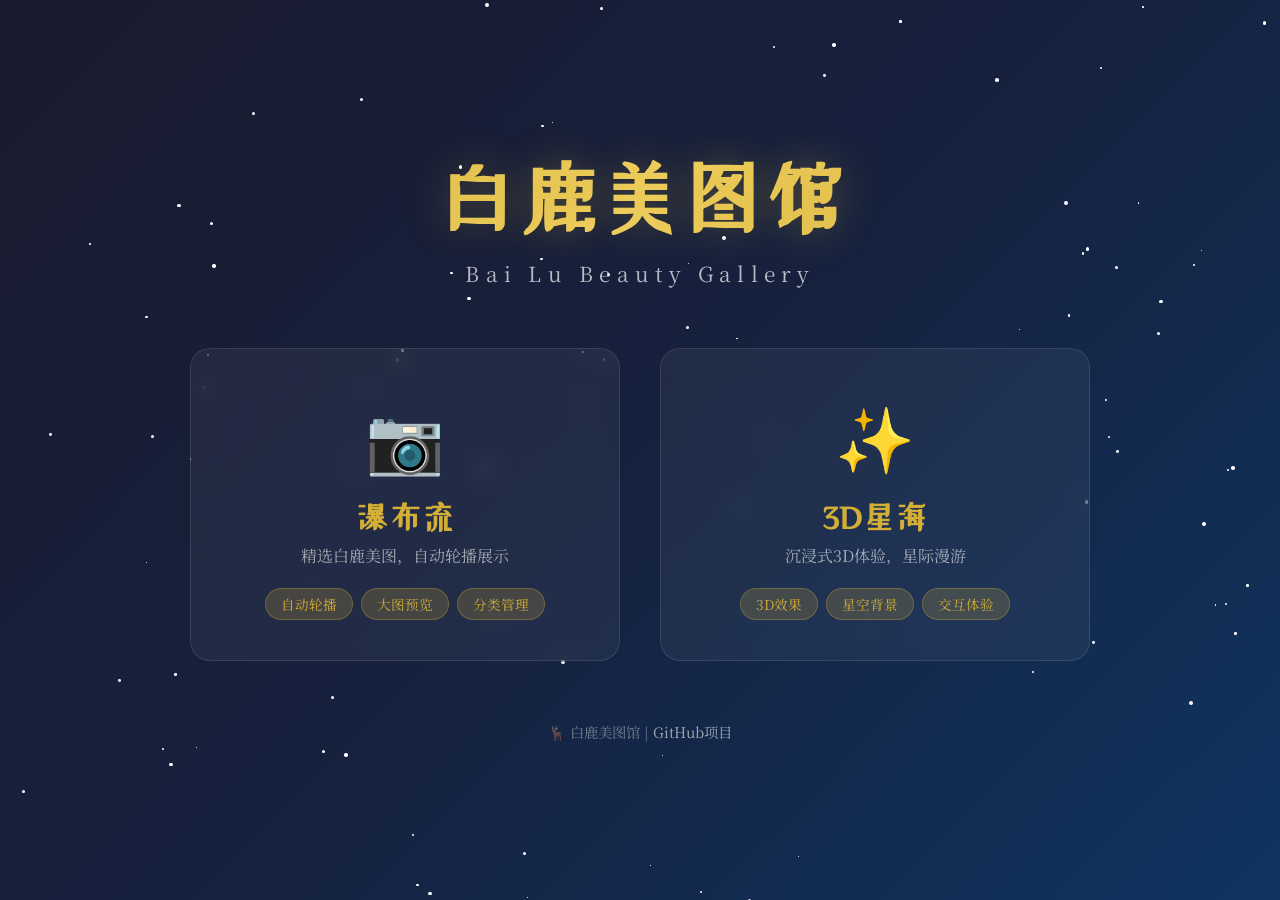
<file: index.html>
<!DOCTYPE html>
<html lang="zh-CN">
<head>
    <meta charset="UTF-8">
    <meta name="viewport" content="width=device-width, initial-scale=1.0">
    <title>白鹿美图馆 | Bai Lu Beauty Gallery</title>
    <link href="https://fonts.googleapis.com/css2?family=ZCOOL+XiaoWei&family=Noto+Serif+SC:wght@300;400;600&display=swap" rel="stylesheet">
    <style>
        * {
            margin: 0;
            padding: 0;
            box-sizing: border-box;
        }

        body {
            font-family: 'Noto Serif SC', serif;
            background: linear-gradient(135deg, #1a1a2e 0%, #16213e 50%, #0f3460 100%);
            min-height: 100vh;
            display: flex;
            flex-direction: column;
            align-items: center;
            justify-content: center;
            padding: 20px;
            color: #fff;
            position: relative;
            overflow: hidden;
        }

        /* 背景星星效果 */
        .stars {
            position: fixed;
            top: 0;
            left: 0;
            width: 100%;
            height: 100%;
            pointer-events: none;
            z-index: 0;
        }

        .star {
            position: absolute;
            background: white;
            border-radius: 50%;
            animation: twinkle 2s infinite ease-in-out;
        }

        @keyframes twinkle {
            0%, 100% { opacity: 0.3; }
            50% { opacity: 1; }
        }

        .container {
            position: relative;
            z-index: 1;
            max-width: 1200px;
            width: 100%;
            text-align: center;
        }

        .header {
            margin-bottom: 60px;
            animation: fadeInDown 1s ease-out;
        }

        .title {
            font-family: 'ZCOOL XiaoWei', serif;
            font-size: clamp(3rem, 8vw, 5rem);
            margin-bottom: 20px;
            background: linear-gradient(135deg, #d4af37 0%, #f0d060 50%, #d4af37 100%);
            -webkit-background-clip: text;
            -webkit-text-fill-color: transparent;
            background-clip: text;
            text-shadow: 0 0 40px rgba(212, 175, 55, 0.3);
        }

        .subtitle {
            font-size: clamp(1rem, 2vw, 1.3rem);
            color: rgba(255, 255, 255, 0.7);
            letter-spacing: 0.3em;
        }

        .gallery-grid {
            display: grid;
            grid-template-columns: repeat(auto-fit, minmax(300px, 1fr));
            gap: 40px;
            max-width: 900px;
            margin: 0 auto;
        }

        .gallery-card {
            background: rgba(255, 255, 255, 0.05);
            backdrop-filter: blur(10px);
            border: 1px solid rgba(255, 255, 255, 0.1);
            border-radius: 20px;
            padding: 40px 30px;
            text-decoration: none;
            color: #fff;
            transition: all 0.4s ease;
            cursor: pointer;
            animation: fadeInUp 0.8s ease-out;
        }

        .gallery-card:hover {
            transform: translateY(-10px) scale(1.02);
            background: rgba(255, 255, 255, 0.1);
            border-color: rgba(212, 175, 55, 0.5);
            box-shadow: 0 20px 60px rgba(212, 175, 55, 0.3);
        }

        .gallery-icon {
            font-size: 4rem;
            margin-bottom: 20px;
            display: block;
            animation: float 3s ease-in-out infinite;
        }

        .gallery-card:nth-child(2) .gallery-icon {
            animation-delay: 1.5s;
        }

        @keyframes float {
            0%, 100% { transform: translateY(0); }
            50% { transform: translateY(-10px); }
        }

        .gallery-title {
            font-family: 'ZCOOL XiaoWei', serif;
            font-size: 2rem;
            margin-bottom: 10px;
            color: #d4af37;
        }

        .gallery-desc {
            font-size: 1rem;
            color: rgba(255, 255, 255, 0.6);
            margin-bottom: 20px;
            line-height: 1.6;
        }

        .gallery-tags {
            display: flex;
            gap: 8px;
            flex-wrap: wrap;
            justify-content: center;
        }

        .tag {
            background: rgba(212, 175, 55, 0.2);
            border: 1px solid rgba(212, 175, 55, 0.3);
            color: #d4af37;
            padding: 5px 15px;
            border-radius: 20px;
            font-size: 0.85rem;
        }

        .footer {
            margin-top: 60px;
            color: rgba(255, 255, 255, 0.4);
            font-size: 0.9rem;
            animation: fadeIn 1.2s ease-out;
        }

        .footer a {
            color: rgba(255, 255, 255, 0.6);
            text-decoration: none;
            transition: color 0.3s;
        }

        .footer a:hover {
            color: #d4af37;
        }

        /* 动画 */
        @keyframes fadeInDown {
            from {
                opacity: 0;
                transform: translateY(-30px);
            }
            to {
                opacity: 1;
                transform: translateY(0);
            }
        }

        @keyframes fadeInUp {
            from {
                opacity: 0;
                transform: translateY(30px);
            }
            to {
                opacity: 1;
                transform: translateY(0);
            }
        }

        @keyframes fadeIn {
            from { opacity: 0; }
            to { opacity: 1; }
        }

        /* 响应式设计 */
        @media (max-width: 768px) {
            .gallery-grid {
                grid-template-columns: 1fr;
                gap: 30px;
            }

            .gallery-card {
                padding: 30px 20px;
            }

            .gallery-icon {
                font-size: 3rem;
            }

            .gallery-title {
                font-size: 1.5rem;
            }
        }
    </style>
</head>
<body>
    <!-- 背景星星 -->
    <div class="stars" id="stars"></div>

    <div class="container">
        <div class="header">
            <h1 class="title">白鹿美图馆</h1>
            <p class="subtitle">Bai Lu Beauty Gallery</p>
        </div>

        <div class="gallery-grid">
            <a href="photo-wall/" class="gallery-card">
                <span class="gallery-icon">📷</span>
                <h2 class="gallery-title">瀑布流</h2>
                <p class="gallery-desc">精选白鹿美图，自动轮播展示</p>
                <div class="gallery-tags">
                    <span class="tag">自动轮播</span>
                    <span class="tag">大图预览</span>
                    <span class="tag">分类管理</span>
                </div>
            </a>

            <a href="photo-wall-3d/" class="gallery-card">
                <span class="gallery-icon">✨</span>
                <h2 class="gallery-title">3D星海</h2>
                <p class="gallery-desc">沉浸式3D体验，星际漫游</p>
                <div class="gallery-tags">
                    <span class="tag">3D效果</span>
                    <span class="tag">星空背景</span>
                    <span class="tag">交互体验</span>
                </div>
            </a>
        </div>

        <div class="footer">
            <p>🦌 白鹿美图馆 | <a href="https://github.com/qianjin1111/beauty-gallery-hub" target="_blank">GitHub项目</a></p>
        </div>
    </div>

    <script>
        // 创建背景星星
        function createStars() {
            const starsContainer = document.getElementById('stars');
            const starCount = 100;

            for (let i = 0; i < starCount; i++) {
                const star = document.createElement('div');
                star.className = 'star';
                star.style.left = Math.random() * 100 + '%';
                star.style.top = Math.random() * 100 + '%';
                star.style.width = Math.random() * 3 + 1 + 'px';
                star.style.height = star.style.width;
                star.style.animationDelay = Math.random() * 2 + 's';
                star.style.animationDuration = Math.random() * 3 + 2 + 's';
                starsContainer.appendChild(star);
            }
        }

        // 页面加载时创建星星
        window.addEventListener('load', createStars);
    </script>
</body>
</html>
</file>
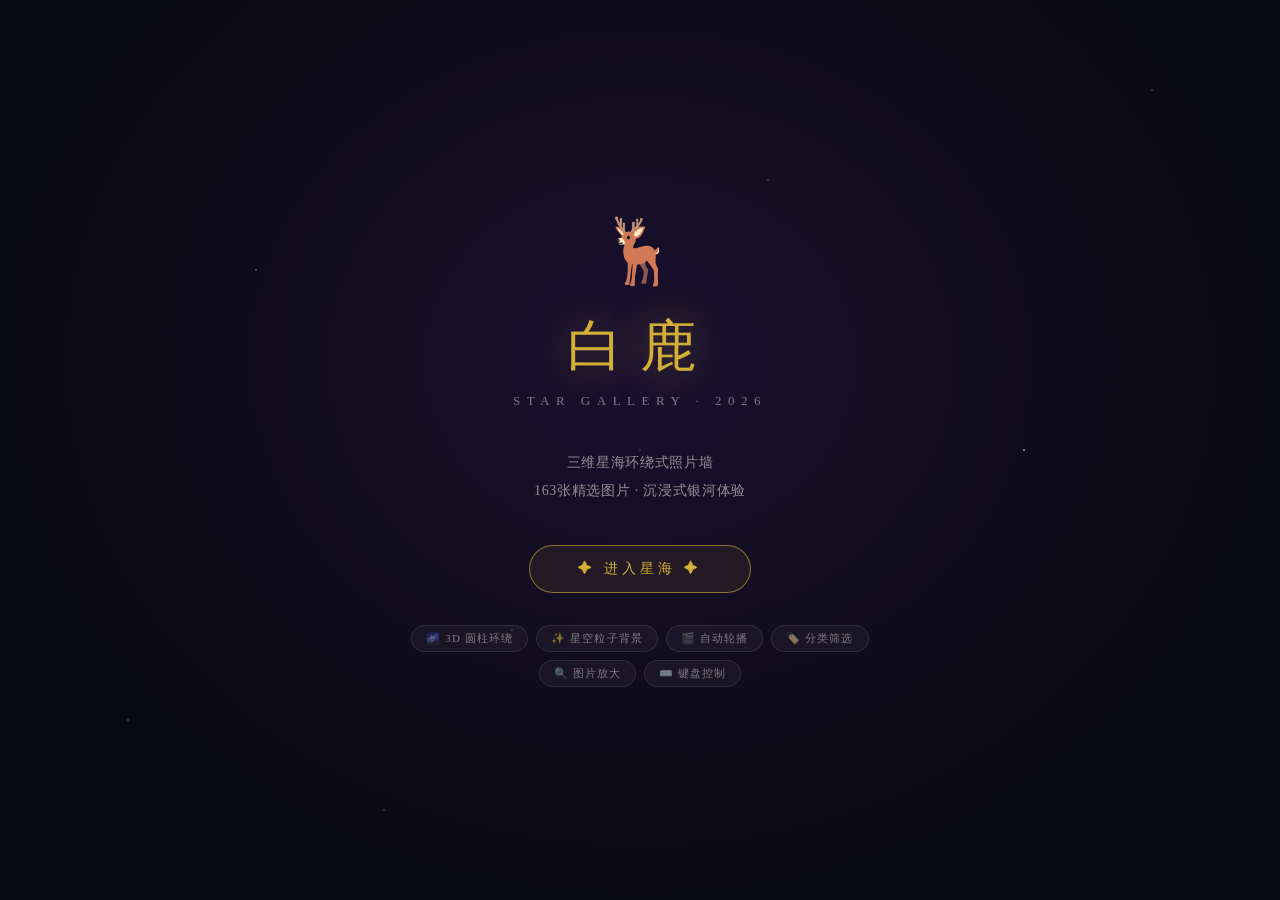
<file: photo-wall-3d/preview.html>
<!DOCTYPE html>
<html lang="zh-CN">
<head>
  <meta charset="UTF-8">
  <meta name="viewport" content="width=device-width, initial-scale=1.0">
  <title>🦌 白鹿 · 星海银河 | 3D Gallery</title>
  <style>
    * { box-sizing: border-box; margin: 0; padding: 0; }
    body {
      width: 100vw; height: 100vh;
      background: #0a0a12;
      display: flex;
      align-items: center;
      justify-content: center;
      font-family: 'Noto Serif SC', serif;
      color: #e8e4df;
      overflow: hidden;
    }
    .bg {
      position: fixed; inset: 0;
      background: radial-gradient(ellipse at 50% 40%, #1a1030 0%, #0a0a12 70%);
      z-index: 0;
    }
    .stars {
      position: absolute; inset: 0;
      background-image:
        radial-gradient(1px 1px at 20% 30%, rgba(255,250,230,0.8) 0%, transparent 100%),
        radial-gradient(1px 1px at 60% 20%, rgba(255,250,230,0.6) 0%, transparent 100%),
        radial-gradient(1.5px 1.5px at 80% 50%, rgba(255,250,230,0.9) 0%, transparent 100%),
        radial-gradient(1px 1px at 40% 70%, rgba(255,250,230,0.5) 0%, transparent 100%),
        radial-gradient(1px 1px at 10% 80%, rgba(255,250,230,0.7) 0%, transparent 100%),
        radial-gradient(1px 1px at 90% 10%, rgba(255,250,230,0.6) 0%, transparent 100%),
        radial-gradient(1px 1px at 50% 50%, rgba(255,250,230,0.4) 0%, transparent 100%),
        radial-gradient(1px 1px at 30% 90%, rgba(255,250,230,0.5) 0%, transparent 100%);
      background-size: 100% 100%;
    }
    .container {
      position: relative; z-index: 1;
      text-align: center;
      max-width: 600px;
      padding: 40px;
    }
    .deer { font-size: 64px; margin-bottom: 20px; animation: float 3s ease-in-out infinite; }
    @keyframes float {
      0%, 100% { transform: translateY(0) rotate(0deg); }
      50% { transform: translateY(-12px) rotate(3deg); }
    }
    .title {
      font-size: clamp(32px, 8vw, 56px);
      color: #d4af37;
      letter-spacing: 0.3em;
      margin-bottom: 8px;
      text-shadow: 0 0 40px rgba(212,175,55,0.4);
    }
    .subtitle {
      font-size: 13px;
      color: rgba(232,228,223,0.5);
      letter-spacing: 0.5em;
      text-transform: uppercase;
      margin-bottom: 40px;
    }
    .desc {
      font-size: 14px;
      color: rgba(232,228,223,0.6);
      line-height: 2;
      margin-bottom: 40px;
      letter-spacing: 0.05em;
    }
    .open-btn {
      display: inline-block;
      padding: 14px 48px;
      border: 1px solid rgba(212,175,55,0.6);
      background: rgba(212,175,55,0.08);
      color: #d4af37;
      font-size: 14px;
      letter-spacing: 0.3em;
      text-decoration: none;
      border-radius: 30px;
      font-family: 'Noto Serif SC', serif;
      transition: all 0.3s ease;
      cursor: pointer;
    }
    .open-btn:hover {
      background: rgba(212,175,55,0.15);
      border-color: #d4af37;
      box-shadow: 0 0 30px rgba(212,175,55,0.25);
      transform: translateY(-2px);
    }
    .features {
      display: flex;
      flex-wrap: wrap;
      gap: 8px;
      justify-content: center;
      margin-top: 32px;
    }
    .feat {
      padding: 5px 14px;
      border: 1px solid rgba(255,255,255,0.1);
      background: rgba(255,255,255,0.04);
      border-radius: 15px;
      font-size: 11px;
      color: rgba(232,228,223,0.5);
      letter-spacing: 0.1em;
    }
  </style>
</head>
<body>
  <div class="bg">
    <div class="stars"></div>
  </div>
  <div class="container">
    <div class="deer">🦌</div>
    <div class="title">白鹿</div>
    <div class="subtitle">Star Gallery · 2026</div>
    <div class="desc">
      三维星海环绕式照片墙<br/>
      163张精选图片 · 沉浸式银河体验
    </div>
    <a href="index.html" class="open-btn" target="_blank">✦ 进入星海 ✦</a>
    <div class="features">
      <span class="feat">🌌 3D 圆柱环绕</span>
      <span class="feat">✨ 星空粒子背景</span>
      <span class="feat">🎬 自动轮播</span>
      <span class="feat">🏷️ 分类筛选</span>
      <span class="feat">🔍 图片放大</span>
      <span class="feat">⌨️ 键盘控制</span>
    </div>
  </div>
</body>
</html>
</file>
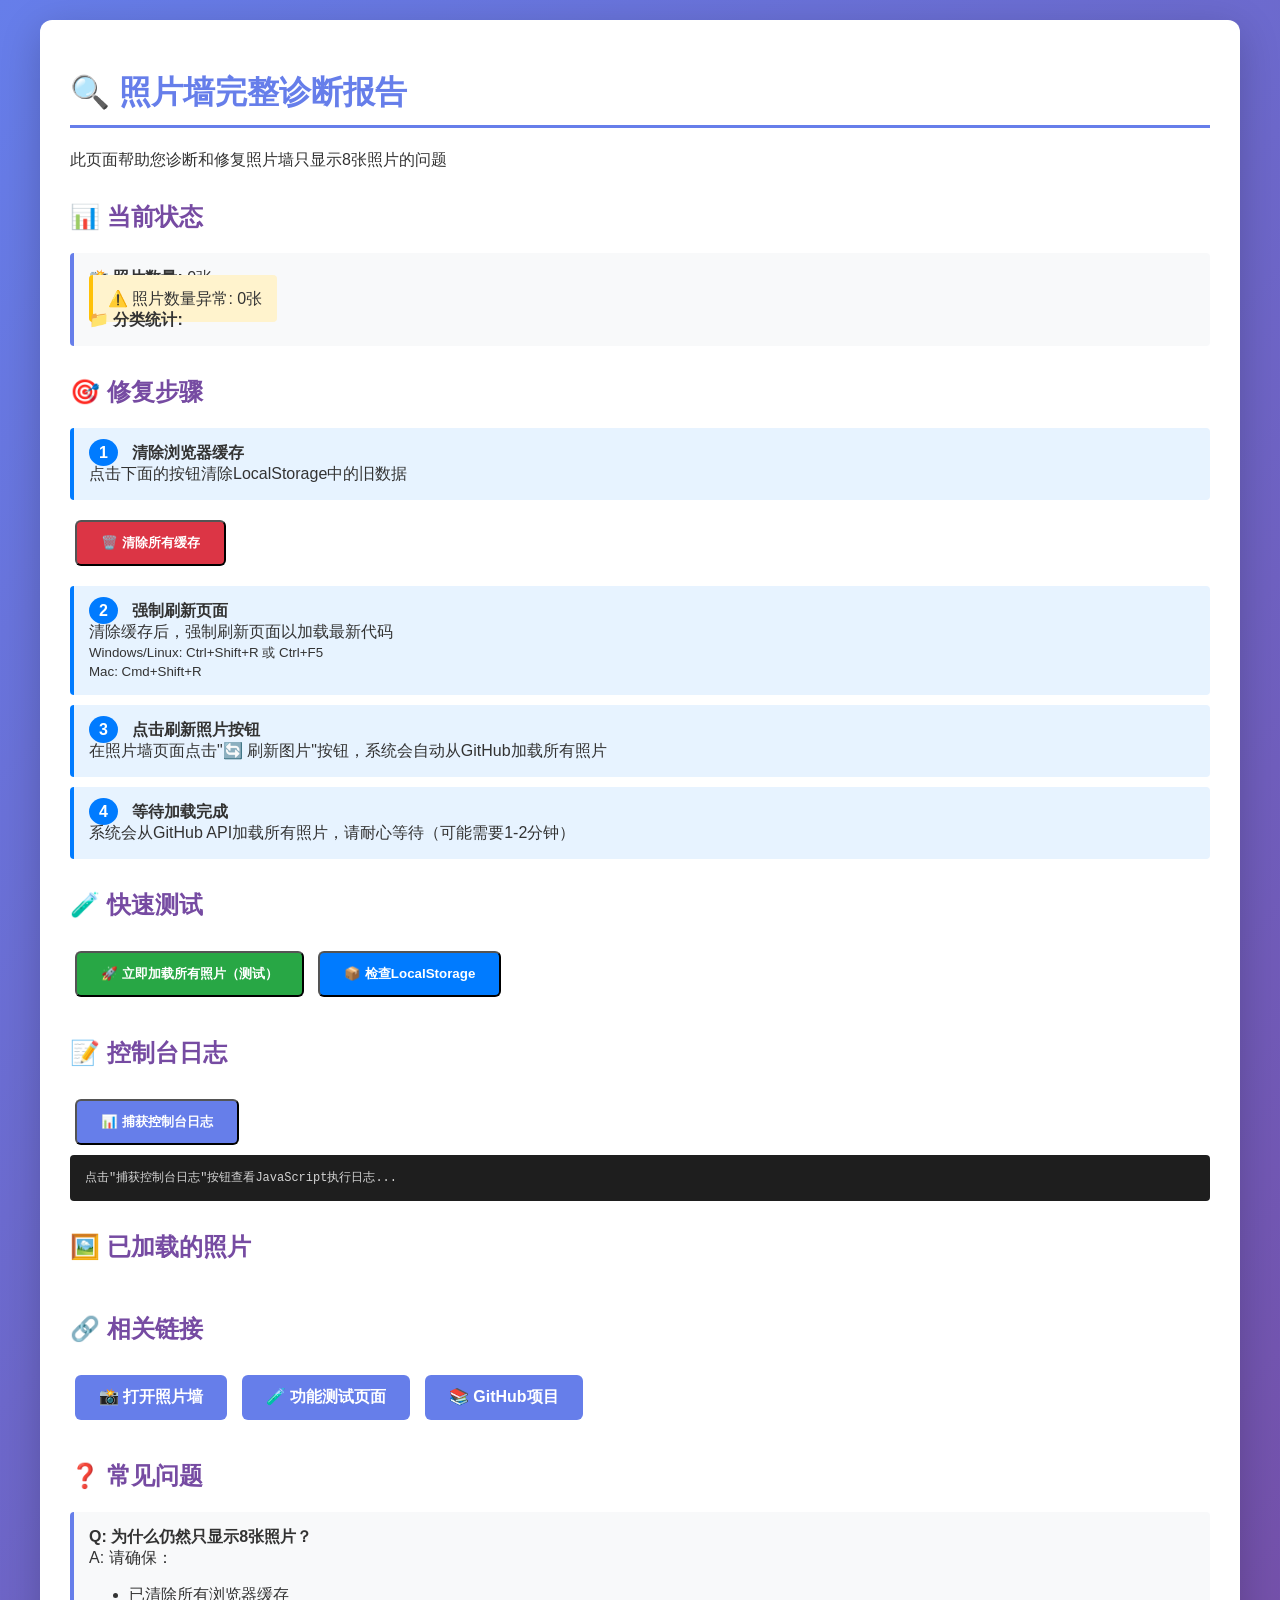
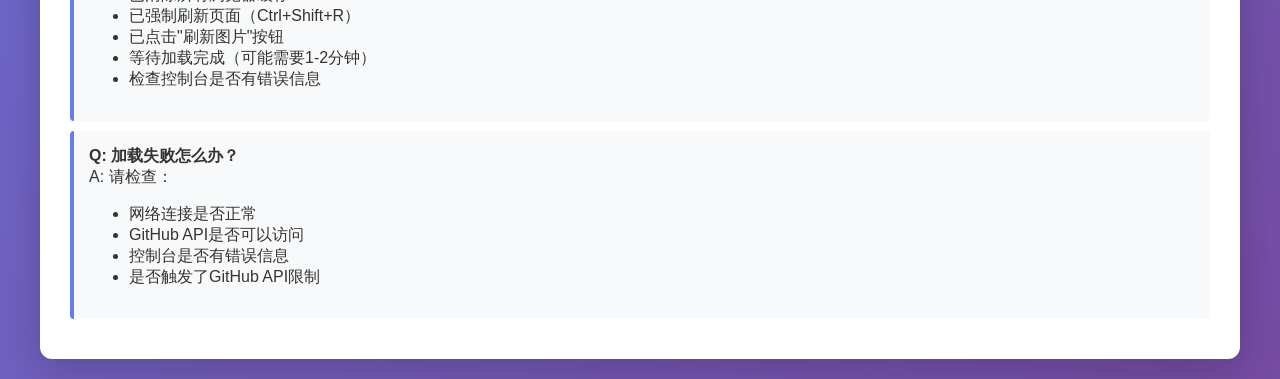
<file: photo-wall/diagnosis.html>
<!DOCTYPE html>
<html lang="zh-CN">
<head>
    <meta charset="UTF-8">
    <meta name="viewport" content="width=device-width, initial-scale=1.0">
    <title>照片墙完整诊断报告 - Beauty Gallery Hub</title>
    <style>
        body {
            font-family: 'Segoe UI', Tahoma, Geneva, Verdana, sans-serif;
            max-width: 1200px;
            margin: 0 auto;
            padding: 20px;
            background: linear-gradient(135deg, #667eea 0%, #764ba2 100%);
            color: #333;
        }
        .container {
            background: white;
            padding: 30px;
            border-radius: 12px;
            box-shadow: 0 10px 40px rgba(0,0,0,0.2);
        }
        h1 {
            color: #667eea;
            border-bottom: 3px solid #667eea;
            padding-bottom: 10px;
        }
        h2 {
            color: #764ba2;
            margin-top: 30px;
        }
        .status-item {
            background: #f8f9fa;
            padding: 15px;
            margin: 10px 0;
            border-left: 4px solid #667eea;
            border-radius: 4px;
        }
        .status-item.success {
            border-left-color: #28a745;
            background: #d4edda;
        }
        .status-item.error {
            border-left-color: #dc3545;
            background: #f8d7da;
        }
        .status-item.warning {
            border-left-color: #ffc107;
            background: #fff3cd;
        }
        .button {
            display: inline-block;
            padding: 12px 24px;
            background: #667eea;
            color: white;
            text-decoration: none;
            border-radius: 6px;
            margin: 10px 5px;
            cursor: pointer;
            font-weight: bold;
            transition: transform 0.2s;
        }
        .button:hover {
            transform: scale(1.05);
            background: #764ba2;
        }
        .button-green {
            background: #28a745;
        }
        .button-red {
            background: #dc3545;
        }
        .button-blue {
            background: #007bff;
        }
        .result {
            background: #f9f9f9;
            padding: 15px;
            border-radius: 4px;
            margin-top: 15px;
            font-family: 'Courier New', monospace;
            white-space: pre-wrap;
            word-break: break-all;
        }
        .step {
            background: #e7f3ff;
            padding: 15px;
            margin: 10px 0;
            border-radius: 4px;
            border-left: 4px solid #007bff;
        }
        .step-number {
            background: #007bff;
            color: white;
            padding: 5px 10px;
            border-radius: 50%;
            font-weight: bold;
            margin-right: 10px;
        }
        .images-preview {
            display: grid;
            grid-template-columns: repeat(auto-fill, minmax(100px, 1fr));
            gap: 10px;
            margin-top: 20px;
        }
        .image-item {
            position: relative;
            aspect-ratio: 1;
            background: #ddd;
            border-radius: 4px;
            overflow: hidden;
        }
        .image-item img {
            width: 100%;
            height: 100%;
            object-fit: cover;
        }
        .loading {
            color: #17a2b8;
            font-weight: bold;
        }
        .console-output {
            background: #1e1e1e;
            color: #d4d4d4;
            padding: 15px;
            border-radius: 4px;
            font-family: 'Consolas', 'Monaco', monospace;
            max-height: 400px;
            overflow-y: auto;
            font-size: 12px;
            line-height: 1.4;
        }
        .console-output .log-info {
            color: #4ec9b0;
        }
        .console-output .log-warn {
            color: #dcdcaa;
        }
        .console-output .log-error {
            color: #f48771;
        }
    </style>
</head>
<body>
    <div class="container">
        <h1>🔍 照片墙完整诊断报告</h1>
        <p>此页面帮助您诊断和修复照片墙只显示8张照片的问题</p>

        <h2>📊 当前状态</h2>
        <div id="current-status">
            <div class="status-item">
                <span class="loading">⏳ 正在检查状态...</span>
            </div>
        </div>

        <h2>🎯 修复步骤</h2>

        <div class="step">
            <span class="step-number">1</span>
            <strong>清除浏览器缓存</strong><br>
            点击下面的按钮清除LocalStorage中的旧数据
        </div>
        <button class="button button-red" onclick="clearAllCache()">🗑️ 清除所有缓存</button>

        <div class="step">
            <span class="step-number">2</span>
            <strong>强制刷新页面</strong><br>
            清除缓存后，强制刷新页面以加载最新代码<br>
            <small>Windows/Linux: Ctrl+Shift+R 或 Ctrl+F5<br>Mac: Cmd+Shift+R</small>
        </div>

        <div class="step">
            <span class="step-number">3</span>
            <strong>点击刷新照片按钮</strong><br>
            在照片墙页面点击"🔄 刷新图片"按钮，系统会自动从GitHub加载所有照片
        </div>

        <div class="step">
            <span class="step-number">4</span>
            <strong>等待加载完成</strong><br>
            系统会从GitHub API加载所有照片，请耐心等待（可能需要1-2分钟）
        </div>

        <h2>🧪 快速测试</h2>
        <button class="button button-green" onclick="loadAllPhotosTest()">🚀 立即加载所有照片（测试）</button>
        <button class="button button-blue" onclick="checkLocalStorage()">📦 检查LocalStorage</button>
        <div id="test-result"></div>

        <h2>📝 控制台日志</h2>
        <button class="button" onclick="captureConsoleLogs()">📊 捕获控制台日志</button>
        <div id="console-output" class="console-output">
            点击"捕获控制台日志"按钮查看JavaScript执行日志...
        </div>

        <h2>🖼️ 已加载的照片</h2>
        <div id="images-preview" class="images-preview"></div>

        <h2>🔗 相关链接</h2>
        <a href="index.html" class="button">📸 打开照片墙</a>
        <a href="test.html" class="button">🧪 功能测试页面</a>
        <a href="https://github.com/qianjin1111/beauty-gallery-hub" target="_blank" class="button">📚 GitHub项目</a>

        <h2>❓ 常见问题</h2>
        <div class="status-item">
            <strong>Q: 为什么仍然只显示8张照片？</strong><br>
            A: 请确保：
            <ul>
                <li>已清除所有浏览器缓存</li>
                <li>已强制刷新页面（Ctrl+Shift+R）</li>
                <li>已点击"刷新图片"按钮</li>
                <li>等待加载完成（可能需要1-2分钟）</li>
                <li>检查控制台是否有错误信息</li>
            </ul>
        </div>
        <div class="status-item">
            <strong>Q: 加载失败怎么办？</strong><br>
            A: 请检查：
            <ul>
                <li>网络连接是否正常</li>
                <li>GitHub API是否可以访问</li>
                <li>控制台是否有错误信息</li>
                <li>是否触发了GitHub API限制</li>
            </ul>
        </div>
    </div>

    <script>
        let consoleLogs = [];
        let originalLog = console.log;
        let originalWarn = console.warn;
        let originalError = console.error;

        // 拦截控制台日志
        console.log = function(...args) {
            consoleLogs.push({ type: 'info', message: args.join(' ') });
            originalLog.apply(console, args);
        };
        console.warn = function(...args) {
            consoleLogs.push({ type: 'warn', message: args.join(' ') });
            originalWarn.apply(console, args);
        };
        console.error = function(...args) {
            consoleLogs.push({ type: 'error', message: args.join(' ') });
            originalError.apply(console, args);
        };

        function checkLocalStorage() {
            const statusDiv = document.getElementById('current-status');
            const resultDiv = document.getElementById('test-result');

            try {
                const photos = localStorage.getItem('baiLuPhotos');
                const settings = localStorage.getItem('baiLuSettings');

                let html = '<div class="status-item">';

                if (photos) {
                    const images = JSON.parse(photos);
                    html += `<strong>📸 照片数量:</strong> ${images.length}张<br>`;

                    if (images.length === 8) {
                        html += '<span class="status-item error">⚠️ 检测到8张照片（旧版本）</span><br>';
                        html += '<strong>建议:</strong> 清除缓存并重新加载<br>';
                    } else if (images.length > 8) {
                        html += `<span class="status-item success">✅ 已加载${images.length}张照片</span><br>`;
                    } else {
                        html += `<span class="status-item warning">⚠️ 照片数量异常: ${images.length}张</span><br>`;
                    }

                    // 检查URL格式
                    const hasOldUrls = images.some(img =>
                        img.url.includes('ai-beauty-gallery') ||
                        img.url.includes('github.com/raw')
                    );
                    if (hasOldUrls) {
                        html += '<span class="status-item error">⚠️ 检测到旧格式URL</span><br>';
                        html += '<strong>建议:</strong> 清除缓存并重新加载<br>';
                    }

                    // 显示照片分类
                    const categories = {};
                    images.forEach(img => {
                        categories[img.category] = (categories[img.category] || 0) + 1;
                    });
                    html += '<strong>📁 分类统计:</strong><br>';
                    Object.entries(categories).forEach(([cat, count]) => {
                        html += `&nbsp;&nbsp;• ${cat}: ${count}张<br>`;
                    });

                    // 显示照片预览
                    displayImages(images);

                } else {
                    html += '<span class="status-item warning">ℹ️ LocalStorage中没有照片数据</span><br>';
                    html += '<strong>建议:</strong> 点击"立即加载所有照片"按钮<br>';
                }

                if (settings) {
                    const settingData = JSON.parse(settings);
                    html += '<strong>⚙️ 设置:</strong><br>';
                    html += `&nbsp;&nbsp;• 自动拉取: ${settingData.autoFetch ? '开启' : '关闭'}<br>`;
                    html += `&nbsp;&nbsp;• 拉取间隔: ${settingData.fetchInterval}分钟<br>`;
                }

                html += '</div>';
                statusDiv.innerHTML = html;

            } catch (error) {
                statusDiv.innerHTML = `<div class="status-item error">❌ 检查失败: ${error.message}</div>`;
            }
        }

        async function loadAllPhotosTest() {
            const resultDiv = document.getElementById('test-result');
            const statusDiv = document.getElementById('current-status');

            resultDiv.innerHTML = `
                <div class="status-item">
                    <span class="loading">🔄 正在从GitHub加载所有照片...</span>
                    <br>这可能需要1-2分钟，请耐心等待
                </div>
            `;

            try {
                const categoryMap = {
                    'ads': '广告/代言',
                    'daily': '日常/机场',
                    'events': '活动/公开场合',
                    'magazine': '杂志',
                    'others': '其他',
                    'photoshoot': '写真/大片',
                    'red-carpet': '红毯',
                    'tv-series': '影视',
                    'variety': '综艺'
                };

                const categories = Object.keys(categoryMap);
                const allImages = [];

                for (const category of categories) {
                    try {
                        const response = await fetch(`https://api.github.com/repos/qianjin1111/beauty-gallery-hub/contents/images/celebrities/bai-lu/${category}`);
                        if (response.ok) {
                            const files = await response.json();
                            const imageFiles = files.filter(file => file.type === 'file' && (file.name.endsWith('.jpg') || file.name.endsWith('.png')));

                            imageFiles.forEach(file => {
                                allImages.push({
                                    url: file.download_url,
                                    category: categoryMap[category] || category,
                                    source: 'beauty-gallery-hub'
                                });
                            });

                            console.log(`✅ ${category}分类: ${imageFiles.length}张`);
                        }
                    } catch (error) {
                        console.error(`❌ 加载${category}分类失败:`, error);
                    }
                }

                // 随机排序并限制数量
                allImages.sort(() => Math.random() - 0.5);
                const maxImages = 100;
                const selectedImages = allImages.slice(0, maxImages);

                // 保存到localStorage
                localStorage.setItem('baiLuPhotos', JSON.stringify(selectedImages));

                resultDiv.innerHTML = `
                    <div class="status-item success">
                        <strong>✅ 照片加载成功！</strong><br>
                        📊 发现图片总数: ${allImages.length}张<br>
                        🎯 显示照片数量: ${selectedImages.length}张<br>
                        📁 分类数量: ${categories.length}个<br>
                        💾 已保存到LocalStorage<br>
                        <button class="button button-green" onclick="location.href='index.html'">📸 打开照片墙</button>
                    </div>
                `;

                // 更新状态
                checkLocalStorage();

            } catch (error) {
                resultDiv.innerHTML = `
                    <div class="status-item error">
                        <strong>❌ 加载照片失败</strong><br>
                        错误: ${error.message}<br>
                        请检查：
                        <ul>
                            <li>网络连接</li>
                            <li>GitHub API访问限制</li>
                            <li>控制台查看详细错误</li>
                        </ul>
                    </div>
                `;
            }
        }

        function clearAllCache() {
            if (confirm('确定要清除所有缓存数据吗？')) {
                localStorage.clear();
                alert('✅ 缓存已清除！\n\n接下来请：\n1. 强制刷新页面（Ctrl+Shift+R）\n2. 点击"立即加载所有照片"按钮\n3. 或在照片墙页面点击"刷新图片"按钮');
                checkLocalStorage();
            }
        }

        function displayImages(images) {
            const grid = document.getElementById('images-preview');
            grid.innerHTML = '';

            const displayLimit = 20;
            const imagesToDisplay = images.slice(0, displayLimit);

            imagesToDisplay.forEach((img, index) => {
                const item = document.createElement('div');
                item.className = 'image-item';

                const image = new Image();
                image.src = img.url;
                image.alt = `照片${index + 1}`;

                item.appendChild(image);
                grid.appendChild(item);
            });

            if (images.length > displayLimit) {
                const more = document.createElement('div');
                more.style.gridColumn = '1 / -1';
                more.style.textAlign = 'center';
                more.style.padding = '10px';
                more.style.background = '#f8f9fa';
                more.textContent = `...还有 ${images.length - displayLimit} 张照片未显示`;
                grid.appendChild(more);
            }
        }

        function captureConsoleLogs() {
            const outputDiv = document.getElementById('console-output');
            outputDiv.innerHTML = '';

            if (consoleLogs.length === 0) {
                outputDiv.innerHTML = '暂无控制台日志<br>请先执行其他操作，然后再次点击此按钮';
                return;
            }

            consoleLogs.forEach(log => {
                const div = document.createElement('div');
                div.className = `log-${log.type}`;
                const timestamp = new Date().toLocaleTimeString();
                div.innerHTML = `[${timestamp}] [${log.type.toUpperCase()}] ${log.message}`;
                outputDiv.appendChild(div);
            });
        }

        // 页面加载时自动检查状态
        window.onload = function() {
            checkLocalStorage();
        };
    </script>
</body>
</html>
</file>
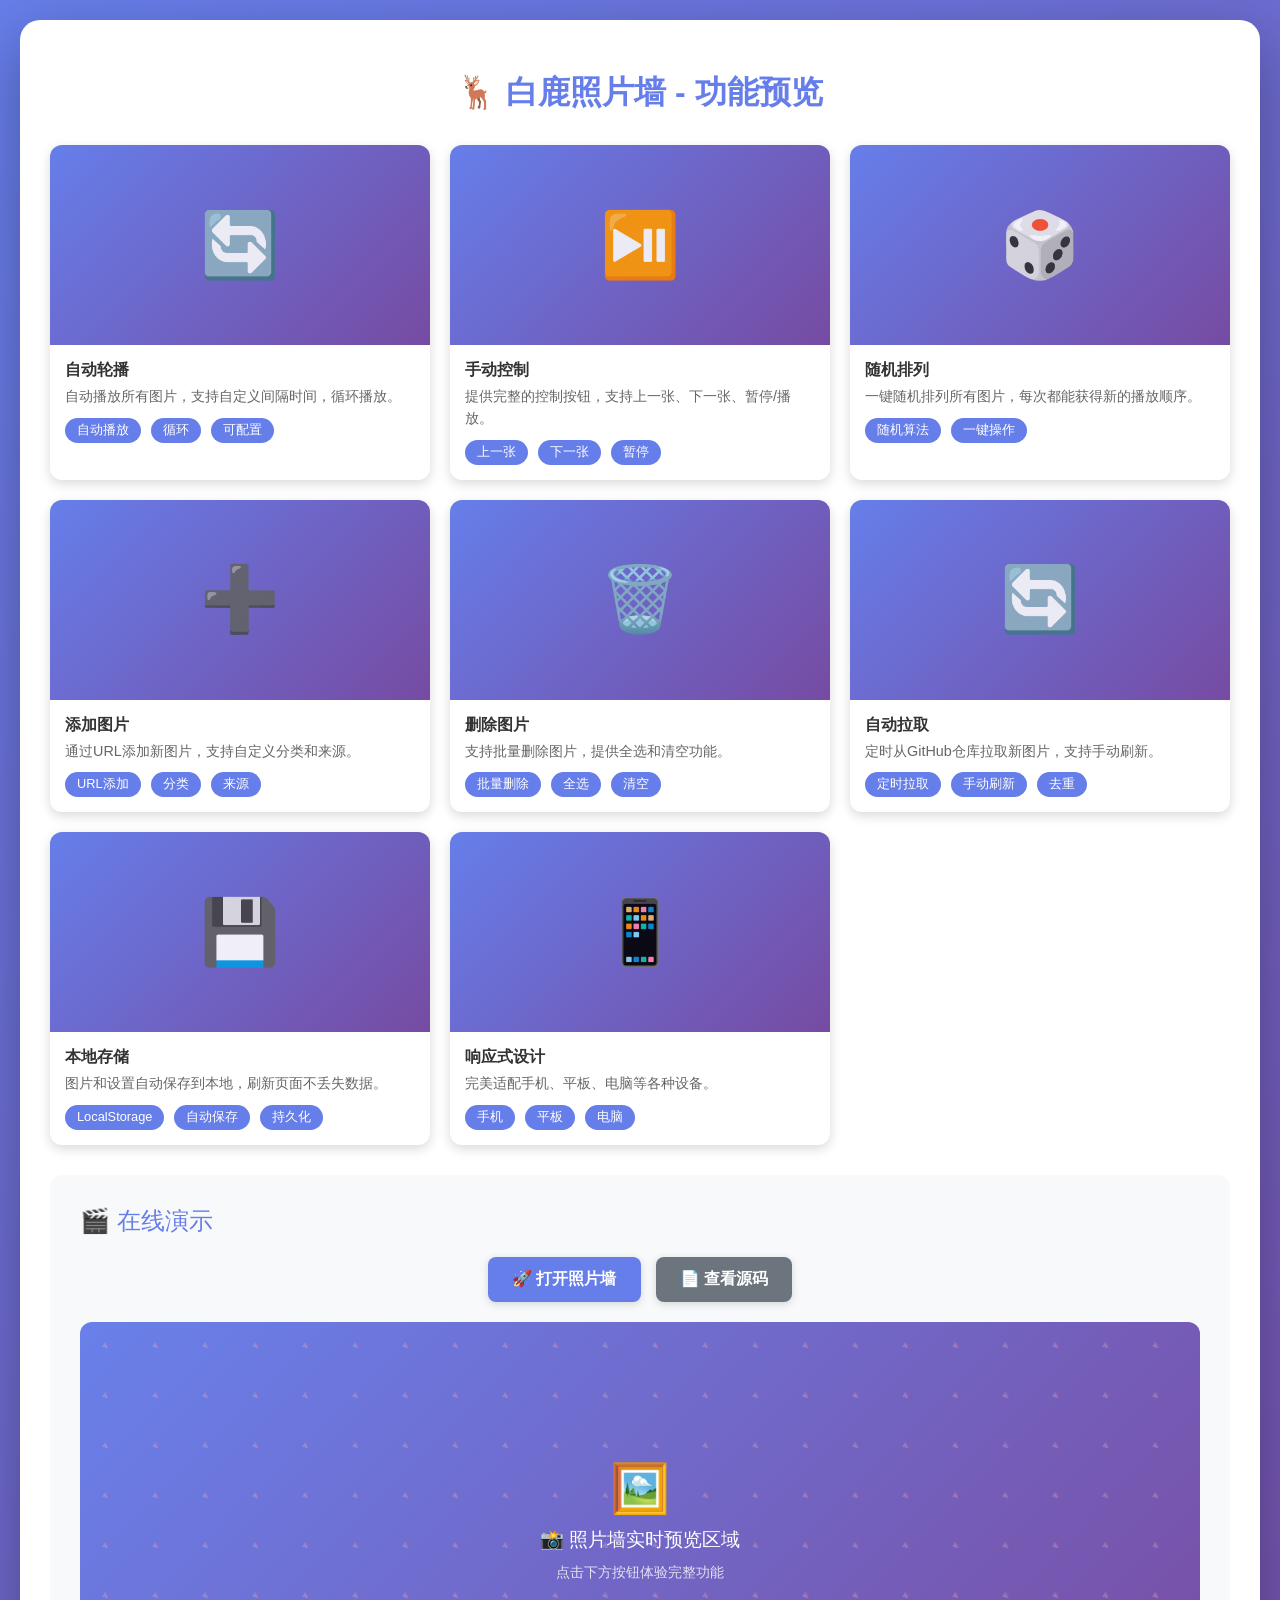
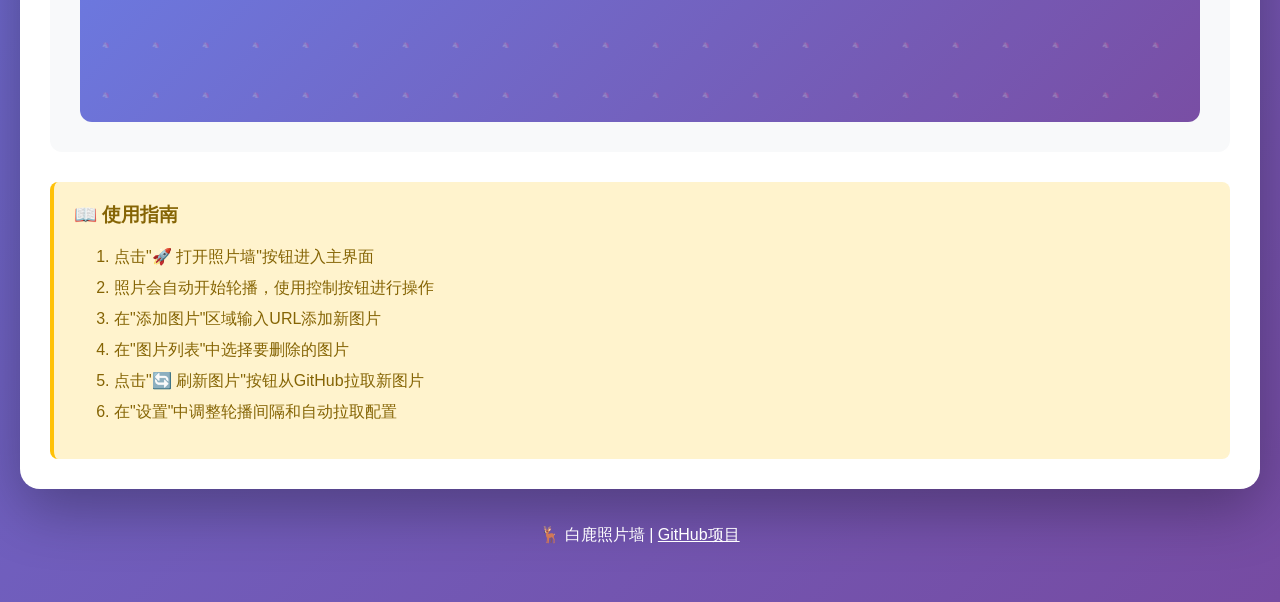
<file: photo-wall/preview.html>
<!DOCTYPE html>
<html lang="zh-CN">
<head>
    <meta charset="UTF-8">
    <meta name="viewport" content="width=device-width, initial-scale=1.0">
    <title>白鹿照片墙 - 预览</title>
    <style>
        body {
            font-family: 'Segoe UI', Tahoma, Geneva, Verdana, sans-serif;
            background: linear-gradient(135deg, #667eea 0%, #764ba2 100%);
            margin: 0;
            padding: 20px;
            min-height: 100vh;
        }

        .preview-container {
            max-width: 1200px;
            margin: 0 auto;
            background: white;
            border-radius: 20px;
            box-shadow: 0 20px 60px rgba(0, 0, 0, 0.3);
            padding: 30px;
        }

        h1 {
            text-align: center;
            color: #667eea;
            margin-bottom: 30px;
        }

        .preview-grid {
            display: grid;
            grid-template-columns: repeat(auto-fit, minmax(300px, 1fr));
            gap: 20px;
            margin-bottom: 30px;
        }

        .preview-card {
            border-radius: 12px;
            overflow: hidden;
            box-shadow: 0 4px 12px rgba(0, 0, 0, 0.15);
            transition: transform 0.3s ease;
        }

        .preview-card:hover {
            transform: translateY(-5px);
        }

        .preview-image {
            width: 100%;
            height: 200px;
            object-fit: cover;
            background: linear-gradient(135deg, #667eea 0%, #764ba2 100%);
            display: flex;
            align-items: center;
            justify-content: center;
            color: white;
            font-size: 4rem;
            position: relative;
            transition: all 0.3s ease;
        }

        .preview-card:hover .preview-image {
            transform: scale(1.05);
        }

        .preview-image::after {
            content: '';
            position: absolute;
            width: 100%;
            height: 100%;
            background: linear-gradient(135deg, rgba(102, 126, 234, 0.1) 0%, rgba(118, 75, 162, 0.1) 100%);
        }

        .preview-info {
            padding: 15px;
        }

        .preview-title {
            font-weight: bold;
            margin-bottom: 5px;
            color: #333;
        }

        .preview-description {
            font-size: 0.9rem;
            color: #666;
            line-height: 1.5;
        }

        .preview-features {
            display: flex;
            flex-wrap: wrap;
            gap: 10px;
            margin-top: 10px;
        }

        .feature-badge {
            background: #667eea;
            color: white;
            padding: 4px 12px;
            border-radius: 20px;
            font-size: 0.8rem;
        }

        .demo-section {
            background: #f8f9fa;
            padding: 30px;
            border-radius: 12px;
            margin-top: 30px;
        }

        .demo-title {
            font-size: 1.5rem;
            margin-bottom: 20px;
            color: #667eea;
        }

        .demo-buttons {
            display: flex;
            gap: 15px;
            justify-content: center;
            margin-bottom: 20px;
        }

        .demo-btn {
            padding: 12px 24px;
            border: none;
            border-radius: 8px;
            font-size: 1rem;
            cursor: pointer;
            transition: all 0.3s ease;
            font-weight: 600;
            box-shadow: 0 2px 8px rgba(0, 0, 0, 0.15);
            text-decoration: none;
            display: inline-block;
        }

        .demo-btn-primary {
            background: #667eea;
            color: white;
        }

        .demo-btn-secondary {
            background: #6c757d;
            color: white;
        }

        .demo-btn:hover {
            transform: translateY(-2px);
            box-shadow: 0 4px 12px rgba(0, 0, 0, 0.2);
        }

        .screenshot-placeholder {
            width: 100%;
            height: 400px;
            background: linear-gradient(135deg, #667eea 0%, #764ba2 100%);
            border-radius: 12px;
            display: flex;
            align-items: center;
            justify-content: center;
            color: white;
            font-size: 1.2rem;
            text-align: center;
            position: relative;
            overflow: hidden;
        }

        .screenshot-placeholder::before {
            content: '';
            position: absolute;
            width: 100%;
            height: 100%;
            background: url('data:image/svg+xml,<svg xmlns="http://www.w3.org/2000/svg" viewBox="0 0 100 100"><rect fill="%23ffffff10" x="0" y="0" width="100" height="100"/><text x="50" y="50" text-anchor="middle" fill="%23ffffff" font-size="12">🦄</text></svg>');
            background-size: 50px;
            opacity: 0.3;
        }

        .screenshot-content {
            position: relative;
            z-index: 1;
        }

        .usage-guide {
            margin-top: 30px;
            padding: 20px;
            background: #fff3cd;
            border-left: 4px solid #ffc107;
            border-radius: 8px;
        }

        .usage-guide h3 {
            color: #856404;
            margin-top: 0;
        }

        .usage-guide ol {
            color: #856404;
        }

        .usage-guide li {
            margin-bottom: 10px;
        }

        footer {
            text-align: center;
            padding: 20px;
            color: white;
        }

        .footer-link {
            color: white;
            text-decoration: underline;
        }
    </style>
</head>
<body>
    <div class="preview-container">
        <h1>🦌 白鹿照片墙 - 功能预览</h1>

        <div class="preview-grid">
            <div class="preview-card">
                <div class="preview-image">🔄</div>
                <div class="preview-info">
                    <div class="preview-title">自动轮播</div>
                    <div class="preview-description">自动播放所有图片，支持自定义间隔时间，循环播放。</div>
                    <div class="preview-features">
                        <span class="feature-badge">自动播放</span>
                        <span class="feature-badge">循环</span>
                        <span class="feature-badge">可配置</span>
                    </div>
                </div>
            </div>

            <div class="preview-card">
                <div class="preview-image">⏯️</div>
                <div class="preview-info">
                    <div class="preview-title">手动控制</div>
                    <div class="preview-description">提供完整的控制按钮，支持上一张、下一张、暂停/播放。</div>
                    <div class="preview-features">
                        <span class="feature-badge">上一张</span>
                        <span class="feature-badge">下一张</span>
                        <span class="feature-badge">暂停</span>
                    </div>
                </div>
            </div>

            <div class="preview-card">
                <div class="preview-image">🎲</div>
                <div class="preview-info">
                    <div class="preview-title">随机排列</div>
                    <div class="preview-description">一键随机排列所有图片，每次都能获得新的播放顺序。</div>
                    <div class="preview-features">
                        <span class="feature-badge">随机算法</span>
                        <span class="feature-badge">一键操作</span>
                    </div>
                </div>
            </div>

            <div class="preview-card">
                <div class="preview-image">➕</div>
                <div class="preview-info">
                    <div class="preview-title">添加图片</div>
                    <div class="preview-description">通过URL添加新图片，支持自定义分类和来源。</div>
                    <div class="preview-features">
                        <span class="feature-badge">URL添加</span>
                        <span class="feature-badge">分类</span>
                        <span class="feature-badge">来源</span>
                    </div>
                </div>
            </div>

            <div class="preview-card">
                <div class="preview-image">🗑️</div>
                <div class="preview-info">
                    <div class="preview-title">删除图片</div>
                    <div class="preview-description">支持批量删除图片，提供全选和清空功能。</div>
                    <div class="preview-features">
                        <span class="feature-badge">批量删除</span>
                        <span class="feature-badge">全选</span>
                        <span class="feature-badge">清空</span>
                    </div>
                </div>
            </div>

            <div class="preview-card">
                <div class="preview-image">🔄</div>
                <div class="preview-info">
                    <div class="preview-title">自动拉取</div>
                    <div class="preview-description">定时从GitHub仓库拉取新图片，支持手动刷新。</div>
                    <div class="preview-features">
                        <span class="feature-badge">定时拉取</span>
                        <span class="feature-badge">手动刷新</span>
                        <span class="feature-badge">去重</span>
                    </div>
                </div>
            </div>

            <div class="preview-card">
                <div class="preview-image">💾</div>
                <div class="preview-info">
                    <div class="preview-title">本地存储</div>
                    <div class="preview-description">图片和设置自动保存到本地，刷新页面不丢失数据。</div>
                    <div class="preview-features">
                        <span class="feature-badge">LocalStorage</span>
                        <span class="feature-badge">自动保存</span>
                        <span class="feature-badge">持久化</span>
                    </div>
                </div>
            </div>

            <div class="preview-card">
                <div class="preview-image">📱</div>
                <div class="preview-info">
                    <div class="preview-title">响应式设计</div>
                    <div class="preview-description">完美适配手机、平板、电脑等各种设备。</div>
                    <div class="preview-features">
                        <span class="feature-badge">手机</span>
                        <span class="feature-badge">平板</span>
                        <span class="feature-badge">电脑</span>
                    </div>
                </div>
            </div>
        </div>

        <div class="demo-section">
            <div class="demo-title">🎬 在线演示</div>

            <div class="demo-buttons">
                <a href="index.html" class="demo-btn demo-btn-primary">🚀 打开照片墙</a>
                <a href="https://github.com/qianjin1111/beauty-gallery-hub" class="demo-btn demo-btn-secondary">📄 查看源码</a>
            </div>

            <div class="screenshot-placeholder">
                <div class="screenshot-content">
                    <div style="font-size: 3rem; margin-bottom: 10px;">🖼️</div>
                    <div>📸 照片墙实时预览区域</div>
                    <div style="font-size: 0.9rem; margin-top: 10px; opacity: 0.8;">点击下方按钮体验完整功能</div>
                </div>
            </div>
        </div>

        <div class="usage-guide">
            <h3>📖 使用指南</h3>
            <ol>
                <li>点击"🚀 打开照片墙"按钮进入主界面</li>
                <li>照片会自动开始轮播，使用控制按钮进行操作</li>
                <li>在"添加图片"区域输入URL添加新图片</li>
                <li>在"图片列表"中选择要删除的图片</li>
                <li>点击"🔄 刷新图片"按钮从GitHub拉取新图片</li>
                <li>在"设置"中调整轮播间隔和自动拉取配置</li>
            </ol>
        </div>
    </div>

    <footer>
        <p>🦌 白鹿照片墙 | <a href="https://github.com/qianjin1111/beauty-gallery-hub" class="footer-link" target="_blank">GitHub项目</a></p>
    </footer>

    <script>
        // 页面加载动画
        document.addEventListener('DOMContentLoaded', function() {
            const cards = document.querySelectorAll('.preview-card');
            cards.forEach((card, index) => {
                card.style.opacity = '0';
                card.style.transform = 'translateY(20px)';
                setTimeout(() => {
                    card.style.transition = 'all 0.5s ease';
                    card.style.opacity = '1';
                    card.style.transform = 'translateY(0)';
                }, index * 100);
            });

            // 按钮点击效果
            const buttons = document.querySelectorAll('.demo-btn');
            buttons.forEach(button => {
                button.addEventListener('click', function(e) {
                    if (this.getAttribute('href') && this.getAttribute('href').startsWith('http')) {
                        console.log('正在访问:', this.getAttribute('href'));
                    }
                });
            });

            // 动态功能统计
            const features = [
                '🔄 自动轮播', '⏯️ 手动控制', '🎲 随机排列',
                '➕ 添加图片', '🗑️ 删除图片', '🔄 自动拉取',
                '💾 本地存储', '📱 响应式设计'
            ];

            console.log('🦄 白鹿照片墙预览页面');
            console.log('功能数量:', features.length);
            console.log('功能列表:', features);
        });
    </script>
</body>
</html>
</file>
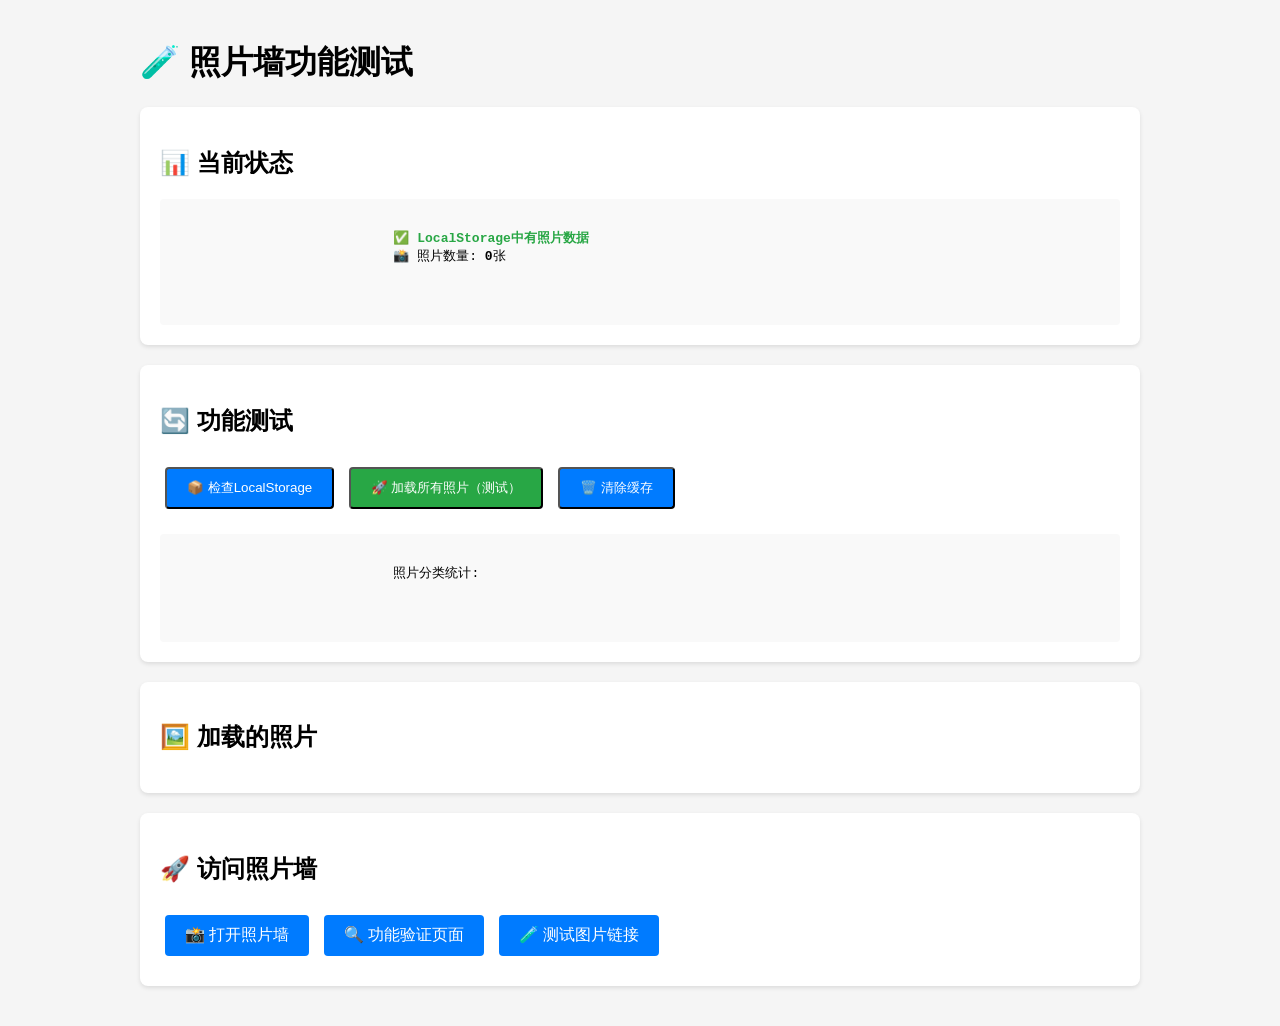
<file: photo-wall/test.html>
<!DOCTYPE html>
<html lang="zh-CN">
<head>
    <meta charset="UTF-8">
    <meta name="viewport" content="width=device-width, initial-scale=1.0">
    <title>照片墙测试 - Beauty Gallery Hub</title>
    <style>
        body {
            font-family: Arial, sans-serif;
            max-width: 1000px;
            margin: 0 auto;
            padding: 20px;
            background-color: #f5f5f5;
        }
        .test-section {
            background: white;
            padding: 20px;
            margin: 20px 0;
            border-radius: 8px;
            box-shadow: 0 2px 4px rgba(0,0,0,0.1);
        }
        .button {
            display: inline-block;
            padding: 10px 20px;
            background: #007bff;
            color: white;
            text-decoration: none;
            border-radius: 4px;
            margin: 10px 5px;
            cursor: pointer;
        }
        .button-green {
            background: #28a745;
        }
        .button-green:hover {
            background: #218838;
        }
        .result {
            background: #f9f9f9;
            padding: 15px;
            border-radius: 4px;
            margin-top: 15px;
            font-family: monospace;
            white-space: pre-wrap;
            word-break: break-all;
        }
        .success {
            color: #28a745;
            font-weight: bold;
        }
        .error {
            color: #dc3545;
            font-weight: bold;
        }
        .info {
            color: #17a2b8;
            font-weight: bold;
        }
        .images-grid {
            display: grid;
            grid-template-columns: repeat(auto-fill, minmax(150px, 1fr));
            gap: 10px;
            margin-top: 20px;
        }
        .image-item {
            position: relative;
            aspect-ratio: 1;
            background: #ddd;
            border-radius: 4px;
            overflow: hidden;
        }
        .image-item img {
            width: 100%;
            height: 100%;
            object-fit: cover;
        }
        .image-item .category {
            position: absolute;
            bottom: 0;
            left: 0;
            right: 0;
            background: rgba(0,0,0,0.7);
            color: white;
            padding: 5px;
            font-size: 12px;
            text-align: center;
        }
        .loading {
            color: #17a2b8;
        }
    </style>
</head>
<body>
    <h1>🧪 照片墙功能测试</h1>

    <div class="test-section">
        <h2>📊 当前状态</h2>
        <div id="current-status">
            <span class="loading">⏳ 正在检查状态...</span>
        </div>
    </div>

    <div class="test-section">
        <h2>🔄 功能测试</h2>
        <button class="button" onclick="checkLocalStorage()">📦 检查LocalStorage</button>
        <button class="button button-green" onclick="loadAllImages()">🚀 加载所有照片（测试）</button>
        <button class="button" onclick="clearStorage()">🗑️ 清除缓存</button>
        <div id="test-result"></div>
    </div>

    <div class="test-section">
        <h2>🖼️ 加载的照片</h2>
        <div id="images-grid" class="images-grid"></div>
    </div>

    <div class="test-section">
        <h2>🚀 访问照片墙</h2>
        <a href="index.html" class="button">📸 打开照片墙</a>
        <a href="verify.html" class="button">🔍 功能验证页面</a>
        <a href="test-images.html" class="button">🧪 测试图片链接</a>
    </div>

    <script>
        let loadedImages = [];

        function checkLocalStorage() {
            const statusDiv = document.getElementById('current-status');
            const resultDiv = document.getElementById('test-result');
            
            try {
                const photos = localStorage.getItem('baiLuPhotos');
                
                if (photos) {
                    const images = JSON.parse(photos);
                    statusDiv.innerHTML = `
                        <div class="result">
                            <span class="success">✅ LocalStorage中有照片数据</span>
                            📸 照片数量: <strong>${images.length}</strong>张
                            ${images.length === 8 ? '<br><span class="error">⚠️ 检测到旧版本（8张照片）</span>' : ''}
                            ${images.length > 8 ? '<br><span class="success">✅ 已更新为新版本（' + images.length + '张照片）</span>' : ''}
                        </div>
                    `;
                    
                    // 显示照片
                    displayImages(images);
                    
                    resultDiv.innerHTML = `
                        <div class="result">
                            照片分类统计:<br>
                            ${getCategoryStats(images)}
                        </div>
                    `;
                } else {
                    statusDiv.innerHTML = `
                        <div class="result">
                            <span class="info">ℹ️ LocalStorage中没有照片数据</span>
                            <br>点击"加载所有照片"来测试功能
                        </div>
                    `;
                }

            } catch (error) {
                statusDiv.innerHTML = `
                    <div class="result">
                        <span class="error">❌ 检查LocalStorage失败</span>
                        错误: ${error.message}
                    </div>
                `;
            }
        }

        async function loadAllImages() {
            const resultDiv = document.getElementById('test-result');
            const statusDiv = document.getElementById('current-status');
            
            resultDiv.innerHTML = `
                <div class="result">
                    <span class="loading">🔄 正在从GitHub加载所有照片...</span>
                    <br>这可能需要几分钟时间，请耐心等待
                </div>
            `;
            
            try {
                // 获取所有分类
                const categoriesResponse = await fetch('https://api.github.com/repos/qianjin1111/beauty-gallery-hub/contents/images/celebrities/bai-lu');
                const categories = await categoriesResponse.json();
                
                if (!Array.isArray(categories)) {
                    throw new Error('GitHub API返回数据格式错误');
                }

                console.log('📁 找到分类:', categories.map(c => c.name).join(', '));
                
                // 加载每个分类的图片
                let totalImages = 0;
                const allImages = [];
                
                for (const category of categories) {
                    try {
                        const categoryResponse = await fetch(`https://api.github.com/repos/qianjin1111/beauty-gallery-hub/contents/images/celebrities/bai-lu/${category.name}`);
                        const categoryData = await categoryResponse.json();

                        if (Array.isArray(categoryData)) {
                            const imageFiles = categoryData.filter(file => file.type === 'file' && (file.name.endsWith('.jpg') || file.name.endsWith('.png')));

                            imageFiles.forEach(file => {
                                allImages.push({
                                    url: file.download_url,
                                    category: category.name,
                                    source: 'beauty-gallery-hub'
                                });
                            });

                            totalImages += imageFiles.length;
                            console.log(`✅ ${category.name}: ${imageFiles.length}张`);
                        }
                    } catch (error) {
                        console.error(`❌ 加载${category.name}分类失败:`, error);
                    }
                }

                console.log(`📊 总共发现${totalImages}张照片`);

                // 随机排序并限制数量
                allImages.sort(() => Math.random() - 0.5);
                const maxImages = 100;
                const selectedImages = allImages.slice(0, maxImages);

                console.log(`🎯 将显示${selectedImages.length}张照片`);

                // 保存到localStorage
                localStorage.setItem('baiLuPhotos', JSON.stringify(selectedImages));
                loadedImages = selectedImages;

                // 显示结果
                resultDiv.innerHTML = `
                    <div class="result">
                        <span class="success">✅ 照片加载成功！</span>
                        
                        📊 加载统计:
                        - 发现图片总数: ${totalImages}张
                        - 显示照片数量: ${selectedImages.length}张
                        - 分类数量: ${categories.length}个
                        
                        💾 已保存到LocalStorage
                        
                        <button class="button button-green" onclick="location.href='index.html'">📸 打开照片墙</button>
                    </div>
                `;
                
                // 显示照片
                displayImages(selectedImages);
                
                // 更新状态
                statusDiv.innerHTML = `
                    <div class="result">
                        <span class="success">✅ 已加载${selectedImages.length}张照片</span>
                    </div>
                `;

            } catch (error) {
                resultDiv.innerHTML = `
                    <div class="result">
                        <span class="error">❌ 加载照片失败</span>
                        错误: ${error.message}
                        <br>请检查：
                        1. 网络连接
                        2. GitHub API访问限制
                        3. 控制台查看详细错误
                    </div>
                `;
                console.error('加载照片失败:', error);
            }
        }

        function displayImages(images) {
            const grid = document.getElementById('images-grid');
            grid.innerHTML = '';
            
            // 限制显示数量，避免页面过于庞大
            const displayLimit = 50;
            const imagesToDisplay = images.slice(0, displayLimit);
            
            imagesToDisplay.forEach((img, index) => {
                const item = document.createElement('div');
                item.className = 'image-item';
                
                const image = new Image();
                image.src = img.url;
                image.alt = `照片${index + 1}`;
                
                const category = document.createElement('div');
                category.className = 'category';
                category.textContent = img.category;
                
                item.appendChild(image);
                item.appendChild(category);
                grid.appendChild(item);
            });
            
            if (images.length > displayLimit) {
                const more = document.createElement('div');
                more.style.gridColumn = '1 / -1';
                more.style.textAlign = 'center';
                more.style.padding = '10px';
                more.textContent = `...还有 ${images.length - displayLimit} 张照片未显示`;
                grid.appendChild(more);
            }
        }

        function getCategoryStats(images) {
            const categories = {};
            images.forEach(img => {
                categories[img.category] = (categories[img.category] || 0) + 1;
            });
            
            return Object.entries(categories)
                .map(([cat, count]) => `• ${cat}: ${count}张`)
                .join('\n');
        }

        function clearStorage() {
            if (confirm('确定要清除所有缓存数据吗？')) {
                localStorage.removeItem('baiLuPhotos');
                localStorage.removeItem('baiLuSettings');
                alert('✅ 缓存已清除！');
                checkLocalStorage();
            }
        }

        // 页面加载时自动检查状态
        window.onload = function() {
            checkLocalStorage();
        };
    </script>
</body>
</html>
</file>
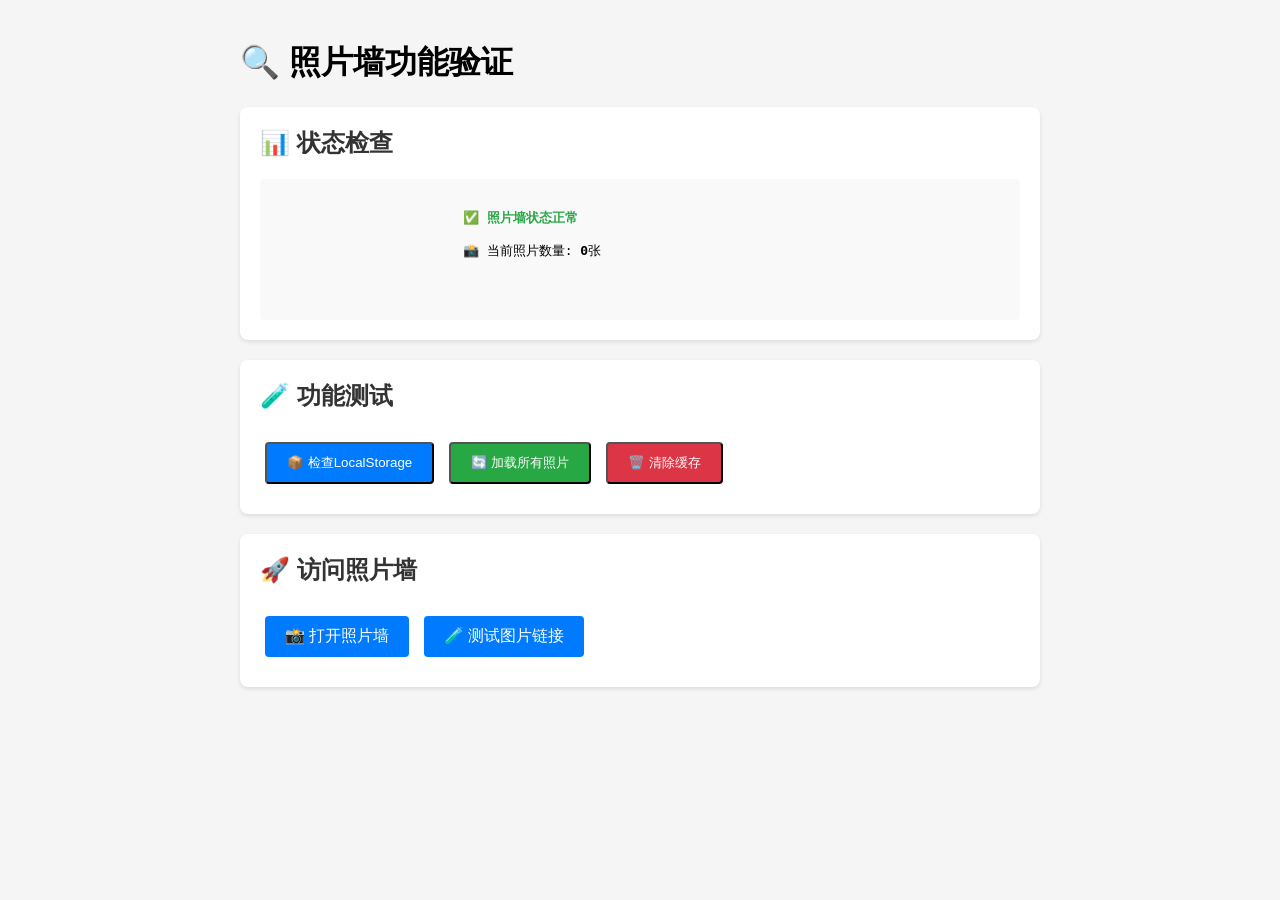
<file: photo-wall/verify.html>
<!DOCTYPE html>
<html lang="zh-CN">
<head>
    <meta charset="UTF-8">
    <meta name="viewport" content="width=device-width, initial-scale=1.0">
    <title>照片墙验证 - Beauty Gallery Hub</title>
    <style>
        body {
            font-family: Arial, sans-serif;
            max-width: 800px;
            margin: 0 auto;
            padding: 20px;
            background-color: #f5f5f5;
        }
        .status {
            background: white;
            padding: 20px;
            margin: 20px 0;
            border-radius: 8px;
            box-shadow: 0 2px 4px rgba(0,0,0,0.1);
        }
        .status h2 {
            color: #333;
            margin-top: 0;
        }
        .button {
            display: inline-block;
            padding: 10px 20px;
            background: #007bff;
            color: white;
            text-decoration: none;
            border-radius: 4px;
            margin: 10px 5px;
            cursor: pointer;
        }
        .button:hover {
            background: #0056b3;
        }
        .button-green {
            background: #28a745;
        }
        .button-green:hover {
            background: #218838;
        }
        .button-red {
            background: #dc3545;
        }
        .button-red:hover {
            background: #c82333;
        }
        .result {
            background: #f9f9f9;
            padding: 15px;
            border-radius: 4px;
            margin-top: 15px;
            font-family: monospace;
            white-space: pre-wrap;
            word-break: break-all;
        }
        .success {
            color: #28a745;
            font-weight: bold;
        }
        .error {
            color: #dc3545;
            font-weight: bold;
        }
        .info {
            color: #17a2b8;
            font-weight: bold;
        }
    </style>
</head>
<body>
    <h1>🔍 照片墙功能验证</h1>

    <div class="status">
        <h2>📊 状态检查</h2>
        <div id="status-result"></div>
    </div>

    <div class="status">
        <h2>🧪 功能测试</h2>
        <button class="button" onclick="checkLocalStorage()">📦 检查LocalStorage</button>
        <button class="button button-green" onclick="loadAllImages()">🔄 加载所有照片</button>
        <button class="button button-red" onclick="clearStorage()">🗑️ 清除缓存</button>
        <div id="test-result"></div>
    </div>

    <div class="status">
        <h2>🚀 访问照片墙</h2>
        <a href="index.html" class="button">📸 打开照片墙</a>
        <a href="test-images.html" class="button">🧪 测试图片链接</a>
    </div>

    <script>
        function checkLocalStorage() {
            const result = document.getElementById('test-result');
            try {
                const photos = localStorage.getItem('baiLuPhotos');
                const settings = localStorage.getItem('baiLuSettings');

                if (photos) {
                    const images = JSON.parse(photos);
                    result.innerHTML = `
                        <div class="result">
                            <span class="success">✅ LocalStorage数据存在</span>
                            
                            📸 照片数量: ${images.length}
                            🏷️ 分类: ${[...new Set(images.map(img => img.category))].join(', ')}
                            🔗 来源: ${[...new Set(images.map(img => img.source))].join(', ')}
                            
                            📋 照片列表（前5张）:
                            ${images.slice(0, 5).map((img, i) => `
                                ${i + 1}. ${img.category} - ${img.source}
                                URL: ${img.url.substring(0, 60)}...
                            `).join('\n')}
                            
                            ${images.length === 8 ? '<span class="error">⚠️ 检测到旧版本（8张照片）</span>' : ''}
                            ${images.length > 8 ? '<span class="success">✅ 已更新为新版本（' + images.length + '张照片）</span>' : ''}
                        </div>
                    `;
                } else {
                    result.innerHTML = `
                        <div class="result">
                            <span class="info">ℹ️ LocalStorage中没有照片数据</span>
                            <br>照片墙会在首次加载时自动加载照片
                        </div>
                    `;
                }

                if (settings) {
                    result.innerHTML += `
                        <div class="result" style="margin-top: 15px;">
                            <span class="success">⚙️ 设置数据存在</span>
                            ${settings}
                        </div>
                    `;
                }

            } catch (error) {
                result.innerHTML = `
                    <div class="result">
                        <span class="error">❌ 检查LocalStorage失败</span>
                        错误: ${error.message}
                    </div>
                `;
            }
        }

        async function loadAllImages() {
            const result = document.getElementById('test-result');
            result.innerHTML = `
                <div class="result">
                    <span class="info">🔄 正在从GitHub加载所有照片...</span>
                    <br>请稍候，这可能需要几分钟时间
                </div>
            `;

            try {
                const response = await fetch('https://api.github.com/repos/qianjin1111/beauty-gallery-hub/contents/images/celebrities/bai-lu');
                const data = await response.json();

                if (Array.isArray(data)) {
                    // 获取所有分类
                    const categories = data.map(item => item.name);

                    // 加载每个分类的图片
                    let totalImages = 0;
                    const allImages = [];

                    for (const category of categories) {
                        try {
                            const categoryResponse = await fetch(`https://api.github.com/repos/qianjin1111/beauty-gallery-hub/contents/images/celebrities/bai-lu/${category}`);
                            const categoryData = await categoryResponse.json();

                            if (Array.isArray(categoryData)) {
                                const imageFiles = categoryData.filter(file => file.type === 'file' && (file.name.endsWith('.jpg') || file.name.endsWith('.png')));

                                imageFiles.forEach(file => {
                                    allImages.push({
                                        url: file.download_url,
                                        category: category,
                                        source: 'beauty-gallery-hub'
                                    });
                                });

                                totalImages += imageFiles.length;
                                console.log(`${category}: ${imageFiles.length}张`);
                            }
                        } catch (error) {
                            console.error(`加载${category}分类失败:`, error);
                        }
                    }

                    // 随机排序并限制数量
                    allImages.sort(() => Math.random() - 0.5);
                    const maxImages = 100;
                    const selectedImages = allImages.slice(0, maxImages);

                    // 保存到localStorage
                    localStorage.setItem('baiLuPhotos', JSON.stringify(selectedImages));

                    result.innerHTML = `
                        <div class="result">
                            <span class="success">✅ 照片加载成功！</span>
                            
                            📊 加载统计:
                            - 发现图片总数: ${totalImages}张
                            - 显示照片数量: ${selectedImages.length}张
                            - 分类数量: ${categories.length}个
                            - 分类列表: ${categories.join(', ')}
                            
                            💾 已保存到LocalStorage
                            
                            <button class="button button-green" onclick="location.href='index.html'">📸 打开照片墙</button>
                        </div>
                    `;
                } else {
                    throw new Error('GitHub API返回数据格式错误');
                }

            } catch (error) {
                result.innerHTML = `
                    <div class="result">
                        <span class="error">❌ 加载照片失败</span>
                        错误: ${error.message}
                    </div>
                `;
            }
        }

        function clearStorage() {
            if (confirm('确定要清除所有缓存数据吗？\n\n这将删除：\n- 所有图片缓存\n- 所有设置缓存')) {
                localStorage.removeItem('baiLuPhotos');
                localStorage.removeItem('baiLuSettings');
                alert('✅ 缓存已清除！\n\n请刷新照片墙页面重新加载。');
            }
        }

        // 页面加载时自动检查状态
        window.onload = function() {
            const statusResult = document.getElementById('status-result');
            const photos = localStorage.getItem('baiLuPhotos');

            if (photos) {
                const images = JSON.parse(photos);
                statusResult.innerHTML = `
                    <div class="result">
                        <span class="success">✅ 照片墙状态正常</span>
                        
                        📸 当前照片数量: <strong>${images.length}</strong>张
                        ${images.length === 8 ? '<br><span class="error">⚠️ 检测到旧版本（8张照片），建议点击"加载所有照片"更新</span>' : ''}
                        ${images.length > 8 ? '<br><span class="success">✅ 已更新为新版本</span>' : ''}
                    </div>
                `;
            } else {
                statusResult.innerHTML = `
                    <div class="result">
                        <span class="info">ℹ️ 照片墙未初始化</span>
                        <br>请点击"打开照片墙"进行首次加载
                    </div>
                `;
            }
        };
    </script>
</body>
</html>
</file>
